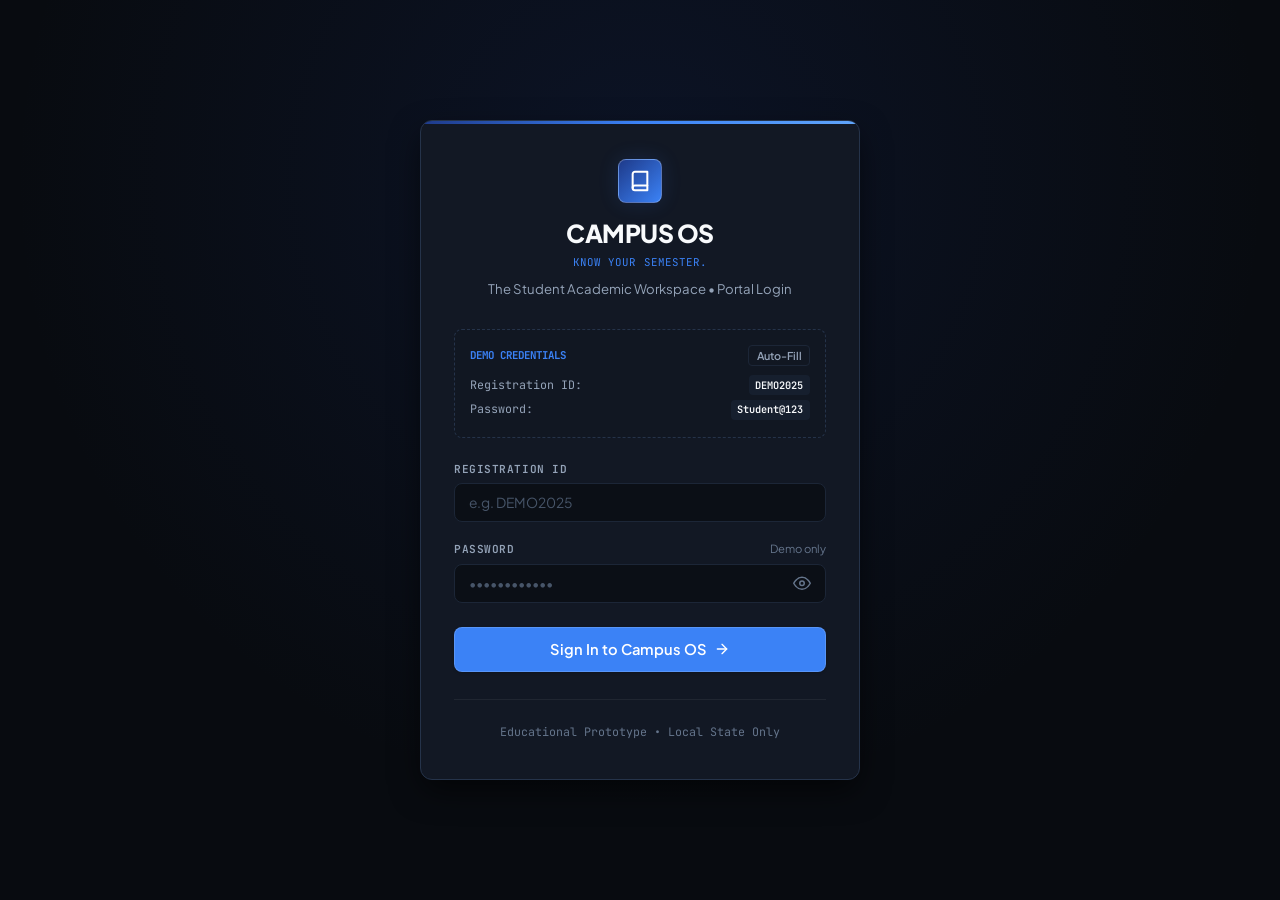
<file: index.html>
<!DOCTYPE html>
<html lang="en">
<head>
  <meta charset="UTF-8">
  <meta name="viewport" content="width=device-width, initial-scale=1.0">
  <title>CAMPUS OS — The Student Academic Workspace</title>
  <meta name="description" content="Campus OS: High-precision Student ERP and academic workspace for modern universities. Know your semester.">
  <script src="assets/js/data.js"></script>
  <script src="assets/js/utils.js"></script>
  <script src="assets/js/auth.js"></script>
  <script>
    // Route to dashboard if already authenticated, else to login
    if (CampusAuth.isAuthenticated()) {
      window.location.replace("dashboard.html");
    } else {
      window.location.replace("login.html");
    }
  </script>
  <style>
    body {
      background-color: #080B10;
      color: #F8FAFC;
      font-family: -apple-system, BlinkMacSystemFont, 'Segoe UI', Roboto, sans-serif;
      display: flex;
      align-items: center;
      justify-content: center;
      min-height: 100vh;
      margin: 0;
      text-align: center;
    }
    .splash-card {
      padding: 2rem;
      border: 1px solid rgba(255, 255, 255, 0.1);
      border-radius: 12px;
      background: #111722;
      max-width: 360px;
    }
    a {
      color: #3B82F6;
      text-decoration: none;
      display: inline-block;
      margin-top: 1rem;
      font-weight: 600;
    }
  </style>
</head>
<body>
  <div class="splash-card">
    <h2 style="margin: 0 0 0.5rem; letter-spacing: 0.05em;">CAMPUS OS</h2>
    <p style="color: #94A3B8; font-size: 0.9rem; margin: 0;">Redirecting to academic workspace...</p>
    <a href="login.html">Click here if not redirected automatically</a>
  </div>
</body>
</html>
</file>
<file: assets/css/styles.css>
/* ==========================================================================
   CAMPUS OS — Design System & Core Stylesheet
   Theme: High-End Academic Editorial / Swiss Precision
   ========================================================================== */

@import url('https://fonts.googleapis.com/css2?family=Instrument+Serif:ital@0;1&family=JetBrains+Mono:wght@400;500;600;700&family=Plus+Jakarta+Sans:wght@300;400;500;600;700;800&display=swap');

:root {
  /* Fonts */
  --font-sans: 'Plus Jakarta Sans', -apple-system, BlinkMacSystemFont, 'Segoe UI', Roboto, sans-serif;
  --font-serif: 'Instrument Serif', Georgia, serif;
  --font-mono: 'JetBrains Mono', SFMono-Regular, Menlo, Monaco, Consolas, monospace;

  /* Color Palette — Dark Academic (Default) */
  --bg-app: #080B10;
  --bg-sidebar: #0C1017;
  --bg-surface: #111722;
  --bg-surface-elevated: #161F2E;
  --bg-card: #121824;
  --bg-card-hover: #172030;
  --bg-input: #0B0F16;
  --bg-overlay: rgba(4, 6, 9, 0.78);

  /* Borders & Hairlines */
  --border-hairline: rgba(255, 255, 255, 0.06);
  --border-subtle: #1C2637;
  --border-default: #25334A;
  --border-focus: #3B82F6;

  /* Typography Colors */
  --text-primary: #F8FAFC;
  --text-secondary: #94A3B8;
  --text-muted: #64748B;
  --text-faint: #475569;
  --text-inverse: #0B0F17;

  /* Brand & Restrained Accents */
  --brand-blue: #3B82F6;
  --brand-blue-hover: #60A5FA;
  --brand-blue-glow: rgba(59, 130, 246, 0.15);
  
  --color-success: #10B981;
  --color-success-bg: rgba(16, 185, 129, 0.12);
  --color-success-border: rgba(16, 185, 129, 0.3);

  --color-warning: #F59E0B;
  --color-warning-bg: rgba(245, 158, 11, 0.12);
  --color-warning-border: rgba(245, 158, 11, 0.3);

  --color-danger: #F43F5E;
  --color-danger-bg: rgba(244, 63, 94, 0.12);
  --color-danger-border: rgba(244, 63, 94, 0.3);

  --color-purple: #8B5CF6;
  --color-purple-bg: rgba(139, 92, 246, 0.12);
  --color-purple-border: rgba(139, 92, 246, 0.3);

  --color-cyan: #06B6D4;
  --color-cyan-bg: rgba(6, 182, 212, 0.12);

  /* Shadows */
  --shadow-sm: 0 1px 2px 0 rgba(0, 0, 0, 0.4);
  --shadow-md: 0 4px 12px -2px rgba(0, 0, 0, 0.5);
  --shadow-lg: 0 12px 32px -4px rgba(0, 0, 0, 0.65);

  /* Layout dimensions */
  --sidebar-width: 270px;
  --topbar-height: 68px;
  --radius-sm: 4px;
  --radius-md: 8px;
  --radius-lg: 12px;
  --radius-pill: 9999px;

  /* Transitions */
  --transition-fast: 150ms cubic-bezier(0.4, 0, 0.2, 1);
  --transition-normal: 250ms cubic-bezier(0.4, 0, 0.2, 1);
}

/* Light Academic Theme */
[data-theme="light"] {
  --bg-app: #F8F9FA;
  --bg-sidebar: #FFFFFF;
  --bg-surface: #FFFFFF;
  --bg-surface-elevated: #F1F4F9;
  --bg-card: #FFFFFF;
  --bg-card-hover: #F8FAFD;
  --bg-input: #FFFFFF;
  --bg-overlay: rgba(15, 23, 42, 0.45);

  --border-hairline: rgba(0, 0, 0, 0.08);
  --border-subtle: #E2E8F0;
  --border-default: #CBD5E1;
  --border-focus: #2563EB;

  --text-primary: #0F172A;
  --text-secondary: #475569;
  --text-muted: #64748B;
  --text-faint: #94A3B8;
  --text-inverse: #FFFFFF;

  --brand-blue: #2563EB;
  --brand-blue-hover: #1D4ED8;
  --brand-blue-glow: rgba(37, 99, 235, 0.12);

  --color-success: #059669;
  --color-success-bg: rgba(5, 150, 105, 0.08);
  --color-success-border: rgba(5, 150, 105, 0.25);

  --color-warning: #D97706;
  --color-warning-bg: rgba(217, 119, 6, 0.08);
  --color-warning-border: rgba(217, 119, 6, 0.25);

  --color-danger: #E11D48;
  --color-danger-bg: rgba(225, 29, 72, 0.08);
  --color-danger-border: rgba(225, 29, 72, 0.25);

  --color-purple: #7C3AED;
  --color-purple-bg: rgba(124, 58, 237, 0.08);
  --color-purple-border: rgba(124, 58, 237, 0.25);

  --shadow-sm: 0 1px 3px 0 rgba(0, 0, 0, 0.05);
  --shadow-md: 0 4px 14px -2px rgba(15, 23, 42, 0.08);
  --shadow-lg: 0 12px 28px -4px rgba(15, 23, 42, 0.12);
}

/* ==========================================================================
   Base Reset & Typography
   ========================================================================== */

*, *::before, *::after {
  box-sizing: border-box;
  margin: 0;
  padding: 0;
}

html {
  font-size: 15px;
  line-height: 1.5;
  -webkit-font-smoothing: antialiased;
  -moz-osx-font-smoothing: grayscale;
  text-rendering: optimizeLegibility;
  color-scheme: dark;
}

[data-theme="light"] {
  color-scheme: light;
}

body {
  font-family: var(--font-sans);
  background-color: var(--bg-app);
  color: var(--text-primary);
  min-height: 100vh;
  overflow-x: hidden;
}

body.modal-open,
body.drawer-open {
  overflow: hidden;
}

/* Typography styles */
h1, h2, h3, h4, h5, h6 {
  font-weight: 700;
  letter-spacing: -0.025em;
  color: var(--text-primary);
  line-height: 1.25;
}

h1 { font-size: 1.85rem; }
h2 { font-size: 1.45rem; }
h3 { font-size: 1.18rem; }
h4 { font-size: 1.02rem; }

p {
  color: var(--text-secondary);
  font-size: 0.94rem;
  line-height: 1.6;
}

a {
  color: var(--brand-blue);
  text-decoration: none;
  transition: color var(--transition-fast);
}

a:hover {
  color: var(--brand-blue-hover);
}

code, kbd, samp, pre {
  font-family: var(--font-mono);
  font-size: 0.88em;
}

/* Custom Scrollbars */
::-webkit-scrollbar {
  width: 6px;
  height: 6px;
}
::-webkit-scrollbar-track {
  background: transparent;
}
::-webkit-scrollbar-thumb {
  background: var(--border-default);
  border-radius: var(--radius-pill);
}
::-webkit-scrollbar-thumb:hover {
  background: var(--text-muted);
}

/* Focus Visible Access */
:focus-visible {
  outline: 2px solid var(--border-focus);
  outline-offset: 2px;
}

/* ==========================================================================
   Application Shell Layout
   ========================================================================== */

.app-layout {
  display: flex;
  min-height: 100vh;
  width: 100%;
}

/* --- Sidebar --- */
.app-sidebar {
  width: var(--sidebar-width);
  background-color: var(--bg-sidebar);
  border-right: 1px solid var(--border-subtle);
  display: flex;
  flex-direction: column;
  position: fixed;
  top: 0;
  bottom: 0;
  left: 0;
  z-index: 100;
  transition: transform var(--transition-normal);
}

.sidebar-header {
  padding: 1.5rem 1.4rem 1.2rem;
  border-bottom: 1px solid var(--border-hairline);
}

.brand-wrapper {
  display: flex;
  align-items: center;
  gap: 0.75rem;
}

.brand-mark {
  width: 34px;
  height: 34px;
  background: linear-gradient(135deg, #1E3A8A 0%, #3B82F6 100%);
  border-radius: var(--radius-md);
  display: flex;
  align-items: center;
  justify-content: center;
  color: #FFFFFF;
  box-shadow: 0 0 16px var(--brand-blue-glow);
  border: 1px solid rgba(255, 255, 255, 0.2);
}

.brand-title {
  font-size: 1.08rem;
  font-weight: 800;
  letter-spacing: 0.05em;
  text-transform: uppercase;
  color: var(--text-primary);
  display: flex;
  align-items: center;
  gap: 0.4rem;
}

.brand-title span.os-tag {
  color: var(--brand-blue);
  font-weight: 800;
}

.brand-tagline {
  font-size: 0.68rem;
  font-family: var(--font-mono);
  letter-spacing: 0.08em;
  text-transform: uppercase;
  color: var(--text-muted);
  margin-top: 0.15rem;
}

/* Sidebar Navigation */
.sidebar-nav {
  flex: 1;
  padding: 1.2rem 0.9rem;
  overflow-y: auto;
  display: flex;
  flex-direction: column;
  gap: 0.25rem;
}

.nav-section-title {
  font-family: var(--font-mono);
  font-size: 0.68rem;
  font-weight: 600;
  letter-spacing: 0.1em;
  text-transform: uppercase;
  color: var(--text-muted);
  padding: 0.75rem 0.75rem 0.35rem;
}

.nav-link {
  display: flex;
  align-items: center;
  justify-content: space-between;
  padding: 0.62rem 0.75rem;
  border-radius: var(--radius-md);
  color: var(--text-secondary);
  font-size: 0.92rem;
  font-weight: 500;
  transition: all var(--transition-fast);
  border: 1px solid transparent;
}

.nav-link-left {
  display: flex;
  align-items: center;
  gap: 0.75rem;
}

.nav-icon {
  width: 18px;
  height: 18px;
  flex-shrink: 0;
  opacity: 0.75;
  transition: opacity var(--transition-fast);
}

.nav-link:hover {
  color: var(--text-primary);
  background-color: var(--bg-surface);
  border-color: var(--border-hairline);
}

.nav-link:hover .nav-icon {
  opacity: 1;
}

.nav-link.is-active {
  color: #FFFFFF;
  background-color: var(--bg-surface-elevated);
  border-color: var(--border-default);
  font-weight: 600;
  box-shadow: inset 3px 0 0 var(--brand-blue);
}

[data-theme="light"] .nav-link.is-active {
  color: var(--brand-blue);
  background-color: var(--bg-surface-elevated);
  border-color: var(--border-subtle);
}

.nav-link.is-active .nav-icon {
  color: var(--brand-blue);
  opacity: 1;
}

.nav-pill {
  font-family: var(--font-mono);
  font-size: 0.68rem;
  padding: 0.12rem 0.45rem;
  border-radius: var(--radius-pill);
  background-color: var(--brand-blue-glow);
  color: var(--brand-blue);
  font-weight: 600;
  border: 1px solid rgba(59, 130, 246, 0.25);
}

.notif-badge-count {
  font-family: var(--font-mono);
  font-size: 0.68rem;
  background-color: var(--color-danger);
  color: #FFFFFF;
  border-radius: var(--radius-pill);
  padding: 0.1rem 0.45rem;
  font-weight: 700;
}

/* Sidebar Footer / Student Mini Card */
.sidebar-footer {
  padding: 1rem 1.1rem;
  border-top: 1px solid var(--border-hairline);
  background-color: var(--bg-surface);
}

.student-mini-profile {
  display: flex;
  align-items: center;
  justify-content: space-between;
  gap: 0.6rem;
}

.student-avatar {
  width: 36px;
  height: 36px;
  border-radius: var(--radius-md);
  background-color: var(--bg-surface-elevated);
  border: 1px solid var(--border-default);
  display: flex;
  align-items: center;
  justify-content: center;
  font-weight: 700;
  font-size: 0.88rem;
  color: var(--brand-blue);
}

.student-meta {
  flex: 1;
  min-width: 0;
}

.student-name {
  font-size: 0.88rem;
  font-weight: 600;
  color: var(--text-primary);
  white-space: nowrap;
  overflow: hidden;
  text-overflow: ellipsis;
}

.student-id-sub {
  font-family: var(--font-mono);
  font-size: 0.72rem;
  color: var(--text-muted);
}

.sidebar-logout-btn {
  background: transparent;
  border: none;
  color: var(--text-muted);
  cursor: pointer;
  padding: 0.35rem;
  border-radius: var(--radius-sm);
  display: flex;
  align-items: center;
  justify-content: center;
  transition: all var(--transition-fast);
}

.sidebar-logout-btn:hover {
  color: var(--color-danger);
  background-color: var(--color-danger-bg);
}

/* --- Main Layout Container --- */
.app-main {
  flex: 1;
  margin-left: var(--sidebar-width);
  min-width: 0;
  display: flex;
  flex-direction: column;
  min-height: 100vh;
}

/* --- Topbar --- */
.app-topbar {
  height: var(--topbar-height);
  background-color: var(--bg-surface);
  border-bottom: 1px solid var(--border-subtle);
  display: flex;
  align-items: center;
  justify-content: space-between;
  padding: 0 2rem;
  position: sticky;
  top: 0;
  z-index: 90;
  backdrop-filter: blur(8px);
}

.topbar-left {
  display: flex;
  align-items: center;
  gap: 1.25rem;
}

.mobile-menu-toggle {
  display: none;
  background: transparent;
  border: 1px solid var(--border-subtle);
  border-radius: var(--radius-md);
  color: var(--text-primary);
  padding: 0.4rem;
  cursor: pointer;
}

.breadcrumbs {
  display: flex;
  align-items: center;
  gap: 0.5rem;
  font-size: 0.88rem;
}

.breadcrumb-root {
  font-family: var(--font-mono);
  color: var(--text-muted);
  font-size: 0.78rem;
  text-transform: uppercase;
}

.breadcrumb-separator {
  color: var(--text-faint);
}

.breadcrumb-active {
  font-weight: 600;
  color: var(--text-primary);
}

.topbar-right {
  display: flex;
  align-items: center;
  gap: 1rem;
}

.session-indicator {
  display: flex;
  align-items: center;
  gap: 0.5rem;
  font-family: var(--font-mono);
  font-size: 0.76rem;
  background-color: var(--bg-app);
  border: 1px solid var(--border-subtle);
  padding: 0.3rem 0.75rem;
  border-radius: var(--radius-pill);
  color: var(--text-secondary);
}

.session-dot {
  width: 7px;
  height: 7px;
  background-color: var(--color-success);
  border-radius: 50%;
  box-shadow: 0 0 6px var(--color-success);
}

.topbar-action-btn {
  background: transparent;
  border: 1px solid var(--border-subtle);
  color: var(--text-secondary);
  border-radius: var(--radius-md);
  width: 36px;
  height: 36px;
  display: flex;
  align-items: center;
  justify-content: center;
  cursor: pointer;
  transition: all var(--transition-fast);
  position: relative;
}

.topbar-action-btn:hover {
  background-color: var(--bg-surface-elevated);
  color: var(--text-primary);
  border-color: var(--border-default);
}

/* --- Content Wrapper --- */
.app-content {
  flex: 1;
  padding: 2.2rem 2.2rem 3rem;
  max-width: 1440px;
  width: 100%;
  margin: 0 auto;
}

/* Page Header Editorial Banner */
.page-header-editorial {
  margin-bottom: 2.2rem;
  padding-bottom: 1.5rem;
  border-bottom: 1px solid var(--border-subtle);
  display: flex;
  align-items: flex-end;
  justify-content: space-between;
  gap: 1.5rem;
  flex-wrap: wrap;
}

.page-header-context {
  display: flex;
  align-items: center;
  gap: 0.6rem;
  font-family: var(--font-mono);
  font-size: 0.74rem;
  letter-spacing: 0.08em;
  text-transform: uppercase;
  color: var(--brand-blue);
  margin-bottom: 0.4rem;
}

.page-title {
  font-size: 2.1rem;
  font-weight: 800;
  letter-spacing: -0.03em;
  color: var(--text-primary);
}

.page-subtitle {
  font-size: 0.98rem;
  color: var(--text-secondary);
  margin-top: 0.35rem;
  max-width: 680px;
}

.page-header-actions {
  display: flex;
  align-items: center;
  gap: 0.75rem;
}

/* Demo Disclaimer Ribbon */
.demo-disclaimer-banner {
  background-color: rgba(59, 130, 246, 0.06);
  border: 1px dashed rgba(59, 130, 246, 0.3);
  border-radius: var(--radius-md);
  padding: 0.65rem 1rem;
  margin-bottom: 1.8rem;
  display: flex;
  align-items: center;
  justify-content: space-between;
  font-size: 0.82rem;
  color: var(--text-secondary);
}

.demo-disclaimer-badge {
  font-family: var(--font-mono);
  font-size: 0.68rem;
  font-weight: 700;
  background-color: var(--brand-blue);
  color: #FFFFFF;
  padding: 0.15rem 0.5rem;
  border-radius: var(--radius-sm);
  margin-right: 0.6rem;
  text-transform: uppercase;
  letter-spacing: 0.05em;
}

/* Sidebar overlay on mobile */
.sidebar-overlay {
  display: none;
  position: fixed;
  inset: 0;
  background-color: var(--bg-overlay);
  backdrop-filter: blur(4px);
  z-index: 95;
  opacity: 0;
  transition: opacity var(--transition-normal);
}

.sidebar-overlay.is-active {
  display: block;
  opacity: 1;
}
</file>
<file: assets/css/components.css>
/* ==========================================================================
   CAMPUS OS — Component Design System
   Cards, Tables, Badges, Modals, Accordions, Calendar, and Form Elements
   ========================================================================== */

/* --- Academic Cards --- */
.academic-card {
  background-color: var(--bg-card);
  border: 1px solid var(--border-subtle);
  border-radius: var(--radius-lg);
  box-shadow: var(--shadow-sm);
  transition: border-color var(--transition-fast), box-shadow var(--transition-fast);
  position: relative;
  overflow: hidden;
}

.academic-card:hover {
  border-color: var(--border-default);
}

.card-header {
  padding: 1.25rem 1.5rem;
  border-bottom: 1px solid var(--border-hairline);
  display: flex;
  align-items: center;
  justify-content: space-between;
  gap: 1rem;
}

.card-title-group {
  display: flex;
  flex-direction: column;
  gap: 0.15rem;
}

.card-eyebrow {
  font-family: var(--font-mono);
  font-size: 0.72rem;
  text-transform: uppercase;
  letter-spacing: 0.08em;
  color: var(--text-muted);
}

.card-title {
  font-size: 1.12rem;
  font-weight: 700;
  color: var(--text-primary);
}

.card-body {
  padding: 1.5rem;
}

.card-footer {
  padding: 1rem 1.5rem;
  border-top: 1px solid var(--border-hairline);
  background-color: var(--bg-surface);
  display: flex;
  align-items: center;
  justify-content: space-between;
}

/* --- Hero Metrics Grid --- */
.metric-grid {
  display: grid;
  grid-template-columns: repeat(auto-fit, minmax(230px, 1fr));
  gap: 1.25rem;
  margin-bottom: 2rem;
}

.metric-card {
  background-color: var(--bg-card);
  border: 1px solid var(--border-subtle);
  border-radius: var(--radius-lg);
  padding: 1.35rem 1.5rem;
  position: relative;
  overflow: hidden;
  display: flex;
  flex-direction: column;
  justify-content: space-between;
  min-height: 125px;
}

.metric-card::after {
  content: '';
  position: absolute;
  top: 0;
  left: 0;
  right: 0;
  height: 2px;
  background-color: var(--border-default);
}

.metric-card.accent-blue::after { background-color: var(--brand-blue); }
.metric-card.accent-emerald::after { background-color: var(--color-success); }
.metric-card.accent-amber::after { background-color: var(--color-warning); }
.metric-card.accent-purple::after { background-color: var(--color-purple); }

.metric-top {
  display: flex;
  align-items: flex-start;
  justify-content: space-between;
  gap: 0.75rem;
}

.metric-label {
  font-family: var(--font-mono);
  font-size: 0.74rem;
  text-transform: uppercase;
  letter-spacing: 0.06em;
  color: var(--text-muted);
  font-weight: 600;
}

.metric-icon-wrap {
  width: 32px;
  height: 32px;
  border-radius: var(--radius-md);
  background-color: var(--bg-surface-elevated);
  border: 1px solid var(--border-hairline);
  display: flex;
  align-items: center;
  justify-content: center;
  color: var(--text-secondary);
}

.metric-number-row {
  margin-top: 0.6rem;
  display: flex;
  align-items: baseline;
  gap: 0.6rem;
}

.metric-value {
  font-family: var(--font-mono);
  font-size: 2.1rem;
  font-weight: 800;
  line-height: 1;
  color: var(--text-primary);
  letter-spacing: -0.04em;
}

.metric-subtext {
  font-size: 0.82rem;
  color: var(--text-muted);
}

/* --- Badges & Status Pills --- */
.badge {
  display: inline-flex;
  align-items: center;
  gap: 0.35rem;
  padding: 0.2rem 0.58rem;
  border-radius: var(--radius-pill);
  font-family: var(--font-mono);
  font-size: 0.72rem;
  font-weight: 600;
  text-transform: uppercase;
  letter-spacing: 0.05em;
  line-height: 1.2;
}

.badge-dot {
  width: 6px;
  height: 6px;
  border-radius: 50%;
  flex-shrink: 0;
}

.badge-success {
  background-color: var(--color-success-bg);
  color: var(--color-success);
  border: 1px solid var(--color-success-border);
}
.badge-success .badge-dot { background-color: var(--color-success); }

.badge-warning {
  background-color: var(--color-warning-bg);
  color: var(--color-warning);
  border: 1px solid var(--color-warning-border);
}
.badge-warning .badge-dot { background-color: var(--color-warning); }

.badge-danger {
  background-color: var(--color-danger-bg);
  color: var(--color-danger);
  border: 1px solid var(--color-danger-border);
}
.badge-danger .badge-dot { background-color: var(--color-danger); }

.badge-purple {
  background-color: var(--color-purple-bg);
  color: var(--color-purple);
  border: 1px solid var(--color-purple-border);
}
.badge-purple .badge-dot { background-color: var(--color-purple); }

.badge-neutral {
  background-color: var(--bg-surface-elevated);
  color: var(--text-secondary);
  border: 1px solid var(--border-subtle);
}
.badge-neutral .badge-dot { background-color: var(--text-muted); }

/* --- Buttons --- */
.btn {
  display: inline-flex;
  align-items: center;
  justify-content: center;
  gap: 0.5rem;
  padding: 0.65rem 1.15rem;
  font-family: var(--font-sans);
  font-size: 0.88rem;
  font-weight: 600;
  border-radius: var(--radius-md);
  border: 1px solid transparent;
  cursor: pointer;
  transition: all var(--transition-fast);
  white-space: nowrap;
  text-decoration: none;
}

.btn-sm {
  padding: 0.38rem 0.75rem;
  font-size: 0.8rem;
  border-radius: var(--radius-sm);
}

.btn-lg {
  padding: 0.85rem 1.6rem;
  font-size: 0.98rem;
}

.btn-primary {
  background-color: var(--brand-blue);
  color: #FFFFFF;
  border-color: rgba(255, 255, 255, 0.15);
  box-shadow: 0 1px 3px rgba(0, 0, 0, 0.2);
}
.btn-primary:hover {
  background-color: var(--brand-blue-hover);
  color: #FFFFFF;
}

.btn-secondary {
  background-color: var(--bg-surface-elevated);
  color: var(--text-primary);
  border-color: var(--border-default);
}
.btn-secondary:hover {
  background-color: var(--border-default);
  color: var(--text-primary);
}

.btn-outline {
  background-color: transparent;
  color: var(--text-secondary);
  border-color: var(--border-subtle);
}
.btn-outline:hover {
  background-color: var(--bg-surface);
  color: var(--text-primary);
  border-color: var(--border-default);
}

.btn-ghost {
  background-color: transparent;
  color: var(--text-secondary);
  border-color: transparent;
}
.btn-ghost:hover {
  background-color: var(--bg-surface);
  color: var(--text-primary);
}

.btn-danger {
  background-color: var(--color-danger);
  color: #FFFFFF;
}
.btn-danger:hover {
  background-color: #BE123C;
}

.btn:disabled,
.btn[aria-disabled="true"] {
  opacity: 0.5;
  cursor: not-allowed;
  pointer-events: none;
}

/* --- Form Controls --- */
.form-group {
  margin-bottom: 1.25rem;
  display: flex;
  flex-direction: column;
  gap: 0.4rem;
}

.form-label {
  font-family: var(--font-mono);
  font-size: 0.74rem;
  font-weight: 600;
  text-transform: uppercase;
  letter-spacing: 0.05em;
  color: var(--text-secondary);
}

.input-field,
.select-field,
.textarea-field {
  width: 100%;
  background-color: var(--bg-input);
  border: 1px solid var(--border-subtle);
  border-radius: var(--radius-md);
  padding: 0.65rem 0.9rem;
  font-family: var(--font-sans);
  font-size: 0.92rem;
  color: var(--text-primary);
  transition: border-color var(--transition-fast), box-shadow var(--transition-fast);
}

.input-field:focus,
.select-field:focus,
.textarea-field:focus {
  border-color: var(--brand-blue);
  box-shadow: 0 0 0 3px var(--brand-blue-glow);
  outline: none;
}

.input-field::placeholder {
  color: var(--text-faint);
}

.search-bar-wrap {
  position: relative;
  width: 100%;
}

.search-bar-wrap .search-icon {
  position: absolute;
  left: 0.85rem;
  top: 50%;
  transform: translateY(-50%);
  width: 16px;
  height: 16px;
  color: var(--text-muted);
  pointer-events: none;
}

.search-bar-wrap input {
  padding-left: 2.4rem;
}

/* --- Filter & Tab System --- */
.filter-bar {
  display: flex;
  align-items: center;
  justify-content: space-between;
  gap: 1rem;
  flex-wrap: wrap;
  margin-bottom: 1.5rem;
}

.filter-tabs {
  display: inline-flex;
  background-color: var(--bg-surface);
  border: 1px solid var(--border-subtle);
  border-radius: var(--radius-md);
  padding: 0.25rem;
  gap: 0.2rem;
}

.filter-tab {
  background: transparent;
  border: none;
  padding: 0.45rem 0.85rem;
  border-radius: var(--radius-sm);
  font-family: var(--font-mono);
  font-size: 0.76rem;
  font-weight: 600;
  text-transform: uppercase;
  letter-spacing: 0.04em;
  color: var(--text-muted);
  cursor: pointer;
  transition: all var(--transition-fast);
}

.filter-tab:hover {
  color: var(--text-primary);
}

.filter-tab.is-active {
  background-color: var(--bg-card);
  color: var(--text-primary);
  box-shadow: var(--shadow-sm);
  border: 1px solid var(--border-hairline);
}

/* --- Academic Data Tables --- */
.table-responsive {
  width: 100%;
  overflow-x: auto;
}

.academic-table {
  width: 100%;
  border-collapse: collapse;
  text-align: left;
  font-size: 0.9rem;
}

.academic-table th {
  font-family: var(--font-mono);
  font-size: 0.72rem;
  text-transform: uppercase;
  letter-spacing: 0.08em;
  color: var(--text-muted);
  background-color: var(--bg-surface);
  padding: 0.85rem 1.15rem;
  border-bottom: 1px solid var(--border-subtle);
  font-weight: 600;
  white-space: nowrap;
}

.academic-table td {
  padding: 1rem 1.15rem;
  border-bottom: 1px solid var(--border-hairline);
  color: var(--text-secondary);
  vertical-align: middle;
}

.academic-table tbody tr {
  transition: background-color var(--transition-fast);
}

.academic-table tbody tr:hover {
  background-color: var(--bg-card-hover);
}

.code-pill {
  font-family: var(--font-mono);
  font-size: 0.76rem;
  background-color: var(--bg-surface-elevated);
  border: 1px solid var(--border-hairline);
  padding: 0.15rem 0.45rem;
  border-radius: var(--radius-sm);
  color: var(--brand-blue);
  font-weight: 600;
}

/* --- Progress Bar --- */
.progress-container {
  width: 100%;
  height: 7px;
  background-color: var(--bg-surface-elevated);
  border-radius: var(--radius-pill);
  overflow: hidden;
  position: relative;
}

.progress-bar-fill {
  height: 100%;
  background: linear-gradient(90deg, var(--brand-blue) 0%, #60A5FA 100%);
  border-radius: var(--radius-pill);
  transition: width 400ms ease;
}

.progress-bar-fill.success {
  background: linear-gradient(90deg, #059669 0%, #10B981 100%);
}
.progress-bar-fill.warning {
  background: linear-gradient(90deg, #D97706 0%, #F59E0B 100%);
}
.progress-bar-fill.danger {
  background: linear-gradient(90deg, #E11D48 0%, #F43F5E 100%);
}

/* --- Accordions (Syllabus Units) --- */
.accordion-group {
  display: flex;
  flex-direction: column;
  gap: 0.85rem;
}

.accordion-item {
  background-color: var(--bg-card);
  border: 1px solid var(--border-subtle);
  border-radius: var(--radius-md);
  overflow: hidden;
  transition: border-color var(--transition-fast);
}

.accordion-item.is-open {
  border-color: var(--border-default);
}

.accordion-header {
  width: 100%;
  display: flex;
  align-items: center;
  justify-content: space-between;
  padding: 1.15rem 1.4rem;
  background: transparent;
  border: none;
  cursor: pointer;
  text-align: left;
  color: var(--text-primary);
  transition: background-color var(--transition-fast);
}

.accordion-header:hover {
  background-color: var(--bg-card-hover);
}

.accordion-header-left {
  display: flex;
  align-items: center;
  gap: 1rem;
}

.unit-number-tag {
  font-family: var(--font-mono);
  font-size: 0.72rem;
  font-weight: 700;
  text-transform: uppercase;
  background-color: var(--bg-surface-elevated);
  border: 1px solid var(--border-default);
  padding: 0.25rem 0.6rem;
  border-radius: var(--radius-sm);
  color: var(--brand-blue);
}

.accordion-title {
  font-size: 1rem;
  font-weight: 700;
}

.accordion-hours {
  font-family: var(--font-mono);
  font-size: 0.78rem;
  color: var(--text-muted);
}

.accordion-chevron {
  width: 18px;
  height: 18px;
  color: var(--text-muted);
  transition: transform var(--transition-normal);
}

.accordion-item.is-open .accordion-chevron {
  transform: rotate(180deg);
  color: var(--brand-blue);
}

.accordion-body {
  display: none;
  padding: 0 1.4rem 1.3rem;
  border-top: 1px solid var(--border-hairline);
  background-color: var(--bg-surface);
}

.accordion-item.is-open .accordion-body {
  display: block;
}

.topic-list {
  list-style: none;
  margin-top: 0.85rem;
  display: flex;
  flex-direction: column;
  gap: 0.6rem;
}

.topic-item {
  display: flex;
  align-items: flex-start;
  gap: 0.75rem;
  padding: 0.65rem 0.85rem;
  background-color: var(--bg-card);
  border: 1px solid var(--border-hairline);
  border-radius: var(--radius-sm);
  font-size: 0.88rem;
  color: var(--text-secondary);
}

.topic-item.is-completed {
  color: var(--text-muted);
  text-decoration: line-through;
  opacity: 0.85;
}

.topic-checkbox {
  margin-top: 0.2rem;
  cursor: pointer;
  accent-color: var(--brand-blue);
  width: 15px;
  height: 15px;
}

/* --- Attendance Interactive Calendar --- */
.attendance-calendar {
  background-color: var(--bg-card);
  border: 1px solid var(--border-subtle);
  border-radius: var(--radius-lg);
  padding: 1.5rem;
}

.calendar-header {
  display: flex;
  align-items: center;
  justify-content: space-between;
  margin-bottom: 1.25rem;
}

.calendar-month-title {
  font-family: var(--font-mono);
  font-size: 1.05rem;
  font-weight: 700;
  text-transform: uppercase;
  color: var(--text-primary);
  letter-spacing: 0.05em;
}

.calendar-nav-controls {
  display: flex;
  align-items: center;
  gap: 0.4rem;
}

.calendar-weekdays-row {
  display: grid;
  grid-template-columns: repeat(7, 1fr);
  gap: 0.4rem;
  margin-bottom: 0.5rem;
}

.weekday-header {
  text-align: center;
  font-family: var(--font-mono);
  font-size: 0.72rem;
  font-weight: 600;
  color: var(--text-muted);
  text-transform: uppercase;
  padding: 0.4rem 0;
}

.calendar-days-grid {
  display: grid;
  grid-template-columns: repeat(7, 1fr);
  gap: 0.45rem;
}

.cal-day-cell {
  aspect-ratio: 1;
  background-color: var(--bg-surface);
  border: 1px solid var(--border-hairline);
  border-radius: var(--radius-md);
  padding: 0.4rem;
  display: flex;
  flex-direction: column;
  justify-content: space-between;
  font-family: var(--font-mono);
  font-size: 0.76rem;
  transition: all var(--transition-fast);
  position: relative;
  cursor: pointer;
}

.cal-day-cell:hover {
  border-color: var(--border-default);
  transform: translateY(-1px);
}

.cal-day-cell.is-empty {
  background: transparent;
  border-color: transparent;
  cursor: default;
}

.cal-day-cell.status-present {
  border-color: var(--color-success-border);
  background-color: var(--color-success-bg);
  color: var(--color-success);
}

.cal-day-cell.status-absent {
  border-color: var(--color-danger-border);
  background-color: var(--color-danger-bg);
  color: var(--color-danger);
}

.cal-day-cell.status-noclass {
  opacity: 0.45;
}

.cal-day-num {
  font-weight: 700;
}

.cal-status-dot {
  width: 6px;
  height: 6px;
  border-radius: 50%;
  align-self: flex-end;
}

.status-present .cal-status-dot { background-color: var(--color-success); }
.status-absent .cal-status-dot { background-color: var(--color-danger); }

.calendar-legend {
  margin-top: 1.25rem;
  padding-top: 1rem;
  border-top: 1px solid var(--border-hairline);
  display: flex;
  align-items: center;
  gap: 1.5rem;
  flex-wrap: wrap;
  font-size: 0.8rem;
  color: var(--text-secondary);
}

.legend-item {
  display: flex;
  align-items: center;
  gap: 0.45rem;
  font-family: var(--font-mono);
  font-size: 0.74rem;
}

/* --- Modals --- */
.modal {
  display: none;
  position: fixed;
  inset: 0;
  z-index: 1000;
  overflow-y: auto;
  align-items: center;
  justify-content: center;
  padding: 1.5rem;
}

.modal.is-active {
  display: flex;
}

.modal-backdrop {
  position: fixed;
  inset: 0;
  background-color: var(--bg-overlay);
  backdrop-filter: blur(6px);
  z-index: 1001;
}

.modal-card {
  position: relative;
  z-index: 1002;
  background-color: var(--bg-card);
  border: 1px solid var(--border-default);
  border-radius: var(--radius-lg);
  box-shadow: var(--shadow-lg);
  width: 100%;
  max-width: 680px;
  max-height: 90vh;
  display: flex;
  flex-direction: column;
  overflow: hidden;
  animation: modalPop 200ms cubic-bezier(0.16, 1, 0.3, 1);
}

.modal-card.modal-lg {
  max-width: 860px;
}

@keyframes modalPop {
  from { opacity: 0; transform: scale(0.96) translateY(8px); }
  to { opacity: 1; transform: scale(1) translateY(0); }
}

.modal-header {
  padding: 1.35rem 1.65rem;
  border-bottom: 1px solid var(--border-hairline);
  display: flex;
  align-items: center;
  justify-content: space-between;
}

.modal-title {
  font-size: 1.22rem;
  font-weight: 700;
  color: var(--text-primary);
}

.modal-close-btn {
  background: transparent;
  border: none;
  font-size: 1.4rem;
  color: var(--text-muted);
  cursor: pointer;
  line-height: 1;
  padding: 0.2rem;
  border-radius: var(--radius-sm);
  transition: color var(--transition-fast);
}

.modal-close-btn:hover {
  color: var(--text-primary);
}

.modal-body {
  padding: 1.65rem;
  overflow-y: auto;
  flex: 1;
}

.modal-footer {
  padding: 1.1rem 1.65rem;
  border-top: 1px solid var(--border-hairline);
  background-color: var(--bg-surface);
  display: flex;
  align-items: center;
  justify-content: flex-end;
  gap: 0.75rem;
}

/* --- Drag & Drop Submission Zone --- */
.dropzone-container {
  border: 2px dashed var(--border-default);
  border-radius: var(--radius-md);
  padding: 2.2rem 1.5rem;
  text-align: center;
  background-color: var(--bg-surface);
  cursor: pointer;
  transition: all var(--transition-fast);
}

.dropzone-container:hover,
.dropzone-container.is-dragover {
  border-color: var(--brand-blue);
  background-color: var(--bg-surface-elevated);
}

.dropzone-icon {
  width: 42px;
  height: 42px;
  color: var(--brand-blue);
  margin-bottom: 0.75rem;
}

.dropzone-text-primary {
  font-size: 0.95rem;
  font-weight: 600;
  color: var(--text-primary);
}

.dropzone-text-sub {
  font-size: 0.8rem;
  color: var(--text-muted);
  margin-top: 0.25rem;
}

/* --- Toast System --- */
.toast-container {
  position: fixed;
  bottom: 1.5rem;
  right: 1.5rem;
  z-index: 2000;
  display: flex;
  flex-direction: column;
  gap: 0.65rem;
  max-width: 380px;
}

.toast {
  background-color: var(--bg-card);
  border: 1px solid var(--border-default);
  border-radius: var(--radius-md);
  padding: 0.85rem 1rem;
  box-shadow: var(--shadow-lg);
  display: flex;
  align-items: center;
  justify-content: space-between;
  gap: 0.75rem;
  animation: toastSlide 200ms ease;
  transition: opacity 250ms ease, transform 250ms ease;
}

.toast.toast-fade-out {
  opacity: 0;
  transform: translateY(8px);
}

@keyframes toastSlide {
  from { opacity: 0; transform: translateY(12px); }
  to { opacity: 1; transform: translateY(0); }
}

.toast-content {
  display: flex;
  align-items: center;
  gap: 0.65rem;
}

.toast-icon {
  width: 18px;
  height: 18px;
  flex-shrink: 0;
}

.toast-success { border-left: 4px solid var(--color-success); }
.toast-success .toast-icon { color: var(--color-success); }

.toast-warning { border-left: 4px solid var(--color-warning); }
.toast-warning .toast-icon { color: var(--color-warning); }

.toast-error, .toast-danger { border-left: 4px solid var(--color-danger); }
.toast-error .toast-icon, .toast-danger .toast-icon { color: var(--color-danger); }

.toast-info { border-left: 4px solid var(--brand-blue); }
.toast-info .toast-icon { color: var(--brand-blue); }

.toast-message {
  font-size: 0.86rem;
  color: var(--text-primary);
  line-height: 1.35;
}

.toast-close {
  background: transparent;
  border: none;
  font-size: 1.15rem;
  color: var(--text-muted);
  cursor: pointer;
  line-height: 1;
}

/* --- Empty State Notice --- */
.empty-state-notice {
  text-align: center;
  padding: 3.5rem 1.5rem;
  display: flex;
  flex-direction: column;
  align-items: center;
  justify-content: center;
}

.empty-state-icon {
  width: 48px;
  height: 48px;
  color: var(--text-muted);
  margin-bottom: 1rem;
  opacity: 0.7;
}

.empty-state-title {
  font-size: 1.15rem;
  font-weight: 700;
  color: var(--text-primary);
  margin-bottom: 0.35rem;
}

.empty-state-desc {
  font-size: 0.88rem;
  color: var(--text-muted);
  max-width: 400px;
}
</file>
<file: assets/css/responsive.css>
/* ==========================================================================
   CAMPUS OS — Responsive & Adaptive Layouts
   Breakpoints: Desktop (>1024px), Tablet (768px - 1024px), Mobile (<768px)
   ========================================================================== */

@media (max-width: 1024px) {
  :root {
    --sidebar-width: 260px;
  }

  .app-sidebar {
    transform: translateX(-100%);
    box-shadow: var(--shadow-lg);
  }

  .app-sidebar.is-open {
    transform: translateX(0);
  }

  .app-main {
    margin-left: 0;
  }

  .mobile-menu-toggle {
    display: inline-flex;
  }

  .app-content {
    padding: 1.5rem 1.25rem 2.5rem;
  }

  .app-topbar {
    padding: 0 1.25rem;
  }
}

@media (max-width: 768px) {
  html {
    font-size: 14px;
  }

  .page-title {
    font-size: 1.65rem;
  }

  .page-header-editorial {
    flex-direction: column;
    align-items: flex-start;
    gap: 1rem;
    margin-bottom: 1.5rem;
  }

  .page-header-actions {
    width: 100%;
    justify-content: flex-start;
  }

  .metric-grid {
    grid-template-columns: 1fr;
    gap: 1rem;
  }

  .filter-bar {
    flex-direction: column;
    align-items: stretch;
  }

  .filter-tabs {
    width: 100%;
    overflow-x: auto;
  }

  .filter-tab {
    flex: 1;
    text-align: center;
  }

  .session-indicator {
    display: none;
  }

  .calendar-days-grid {
    gap: 0.25rem;
  }

  .cal-day-cell {
    padding: 0.25rem;
    font-size: 0.7rem;
  }

  .calendar-legend {
    gap: 0.8rem;
  }

  .modal {
    padding: 0.75rem;
  }

  .modal-card {
    max-height: 95vh;
  }

  .modal-header,
  .modal-body,
  .modal-footer {
    padding: 1rem 1.2rem;
  }

  .toast-container {
    left: 1rem;
    right: 1rem;
    bottom: 1rem;
    max-width: none;
  }
}

/* Print Styles */
@media print {
  .app-sidebar,
  .app-topbar,
  .topbar-action-btn,
  .demo-disclaimer-banner,
  .btn,
  .toast-container {
    display: none !important;
  }

  .app-main {
    margin-left: 0 !important;
  }

  body {
    background: #FFFFFF !important;
    color: #000000 !important;
  }
}

/* Accessibility: Reduced Motion */
@media (prefers-reduced-motion: reduce) {
  *,
  *::before,
  *::after {
    animation-duration: 0.01ms !important;
    animation-iteration-count: 1 !important;
    transition-duration: 0.01ms !important;
    scroll-behavior: auto !important;
  }
}
</file>
